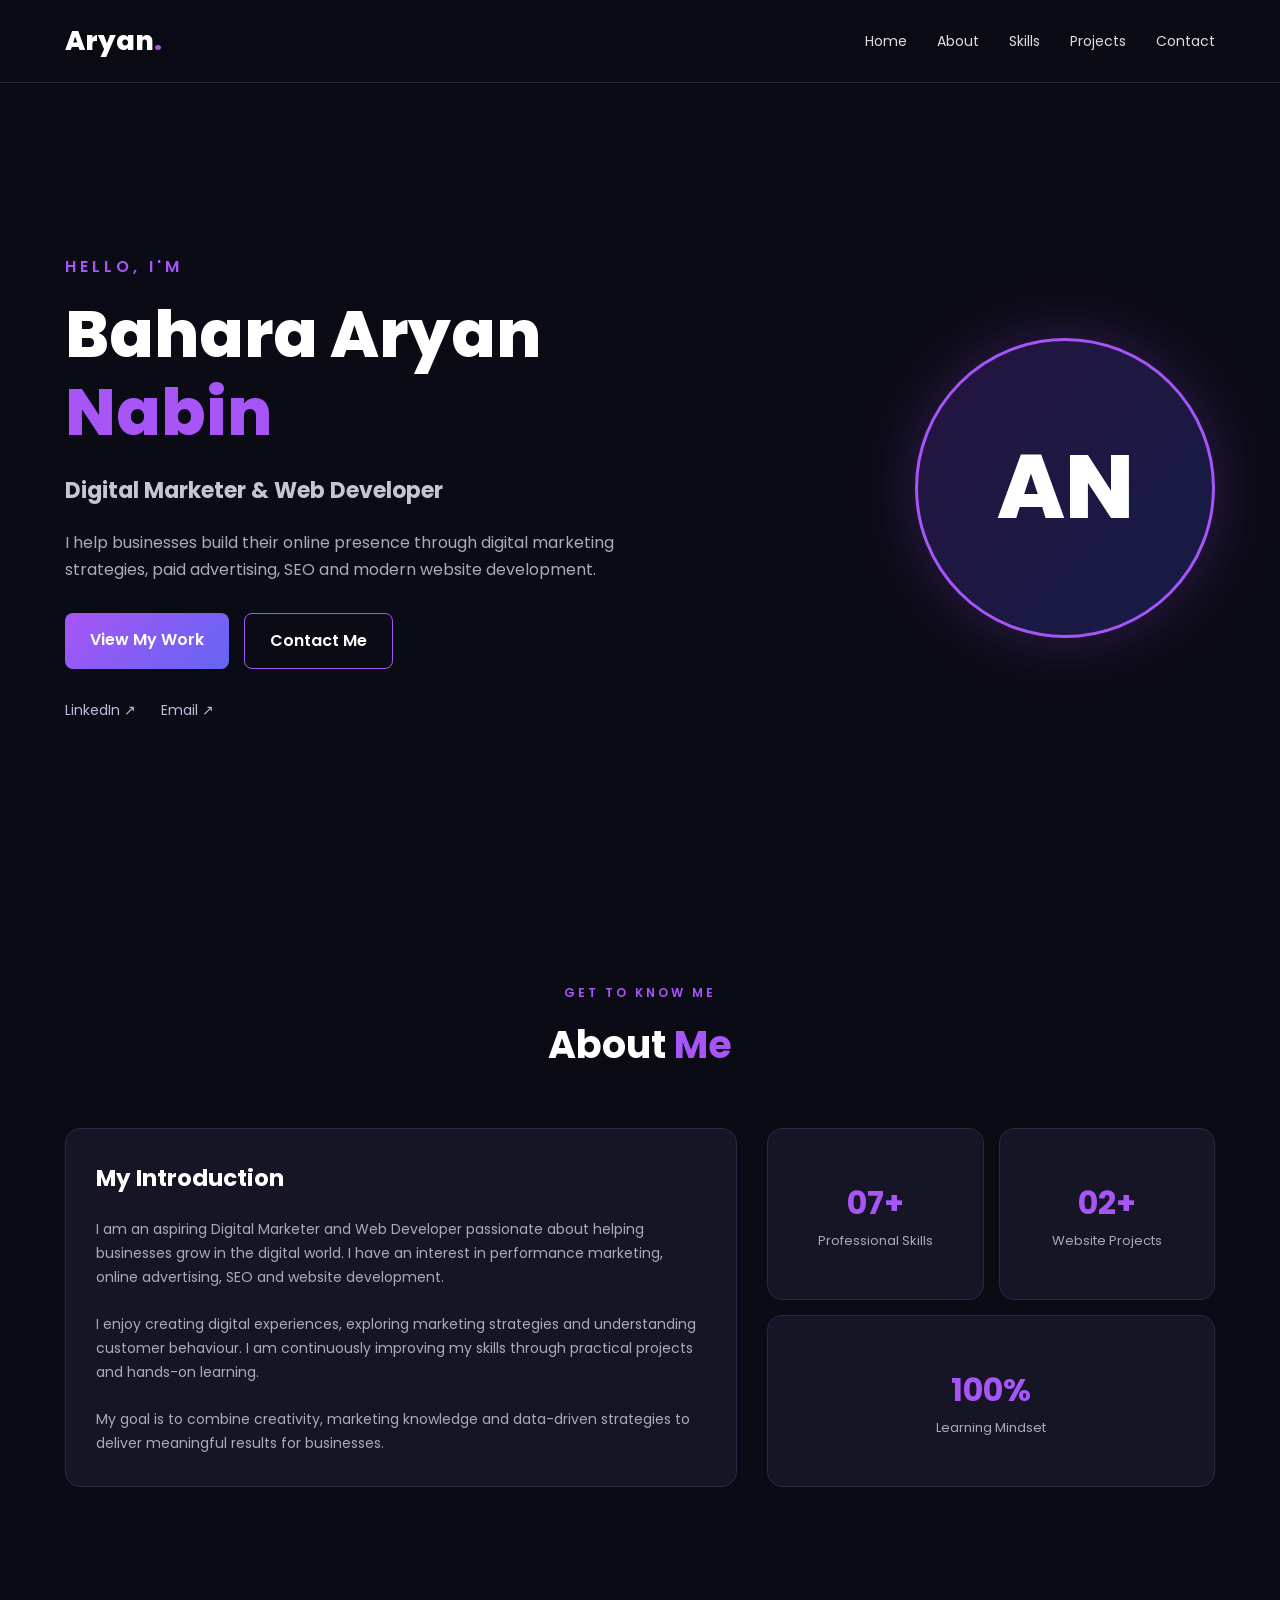
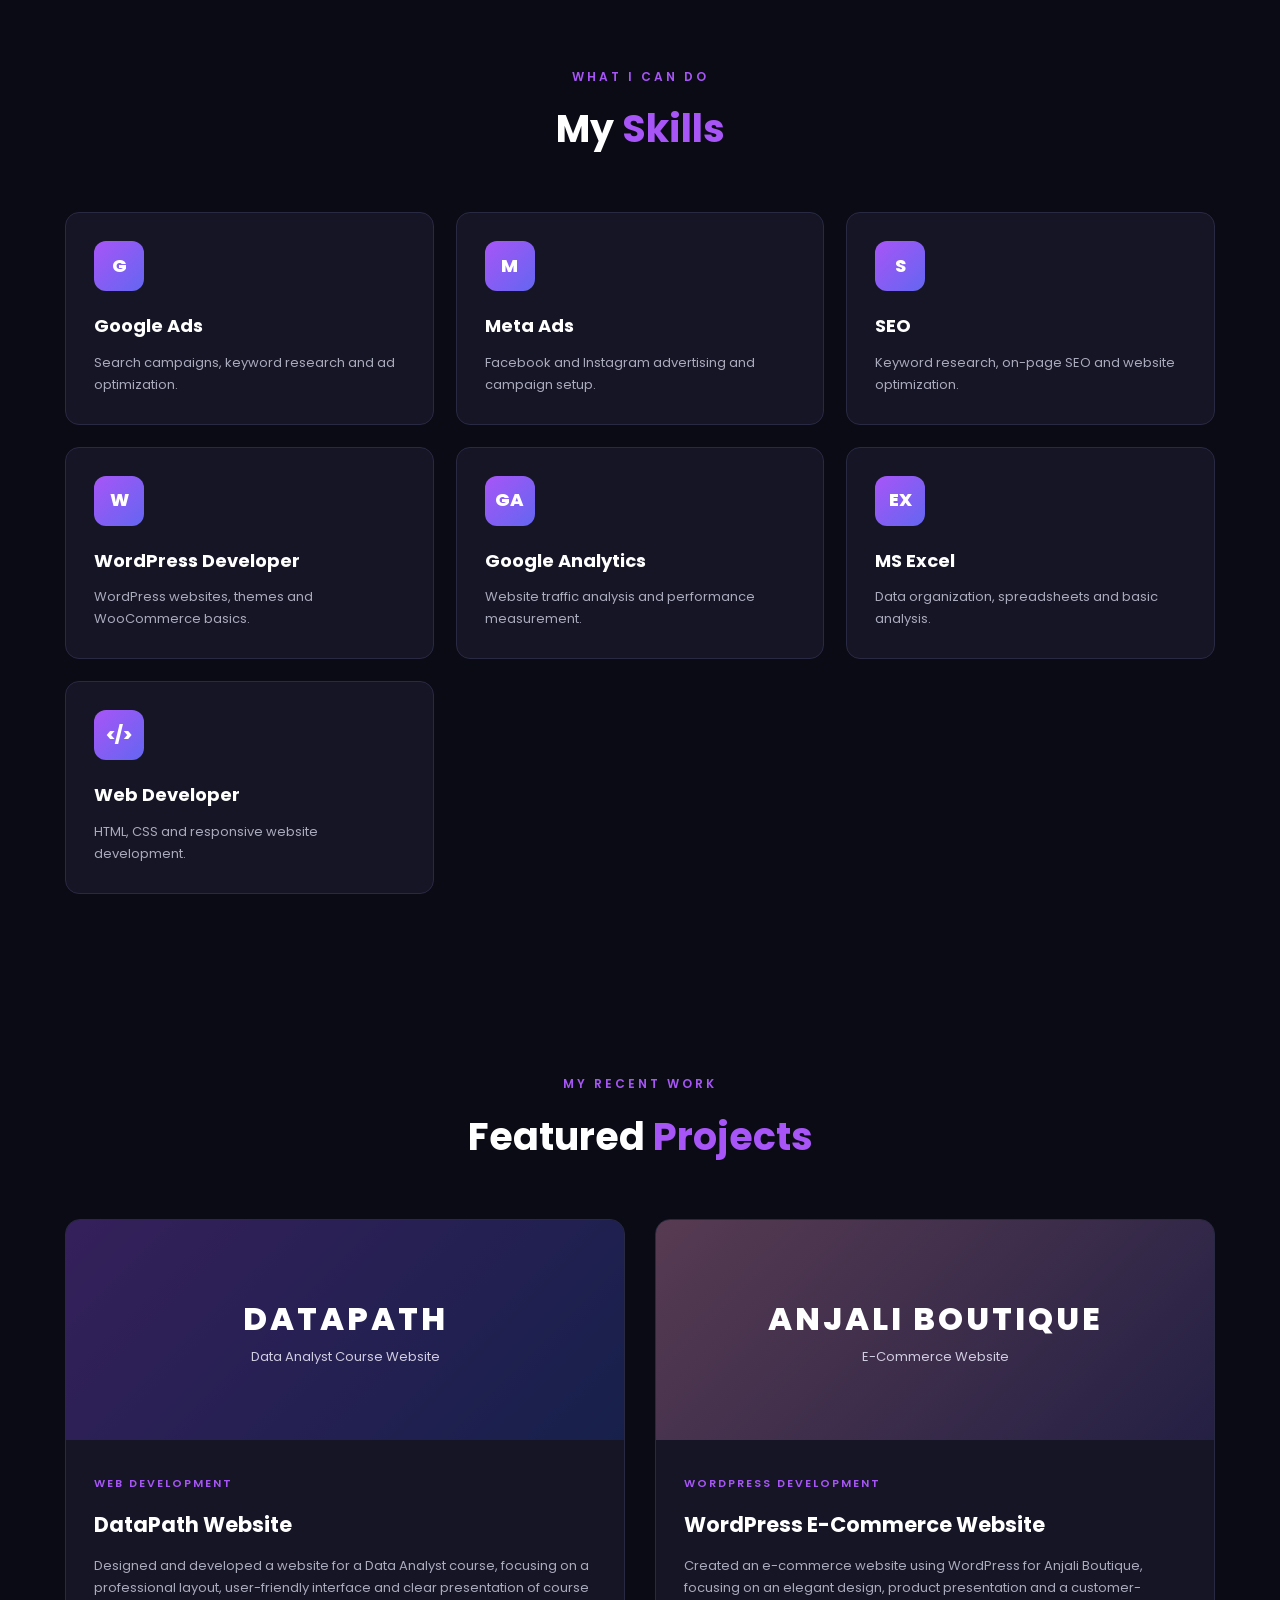
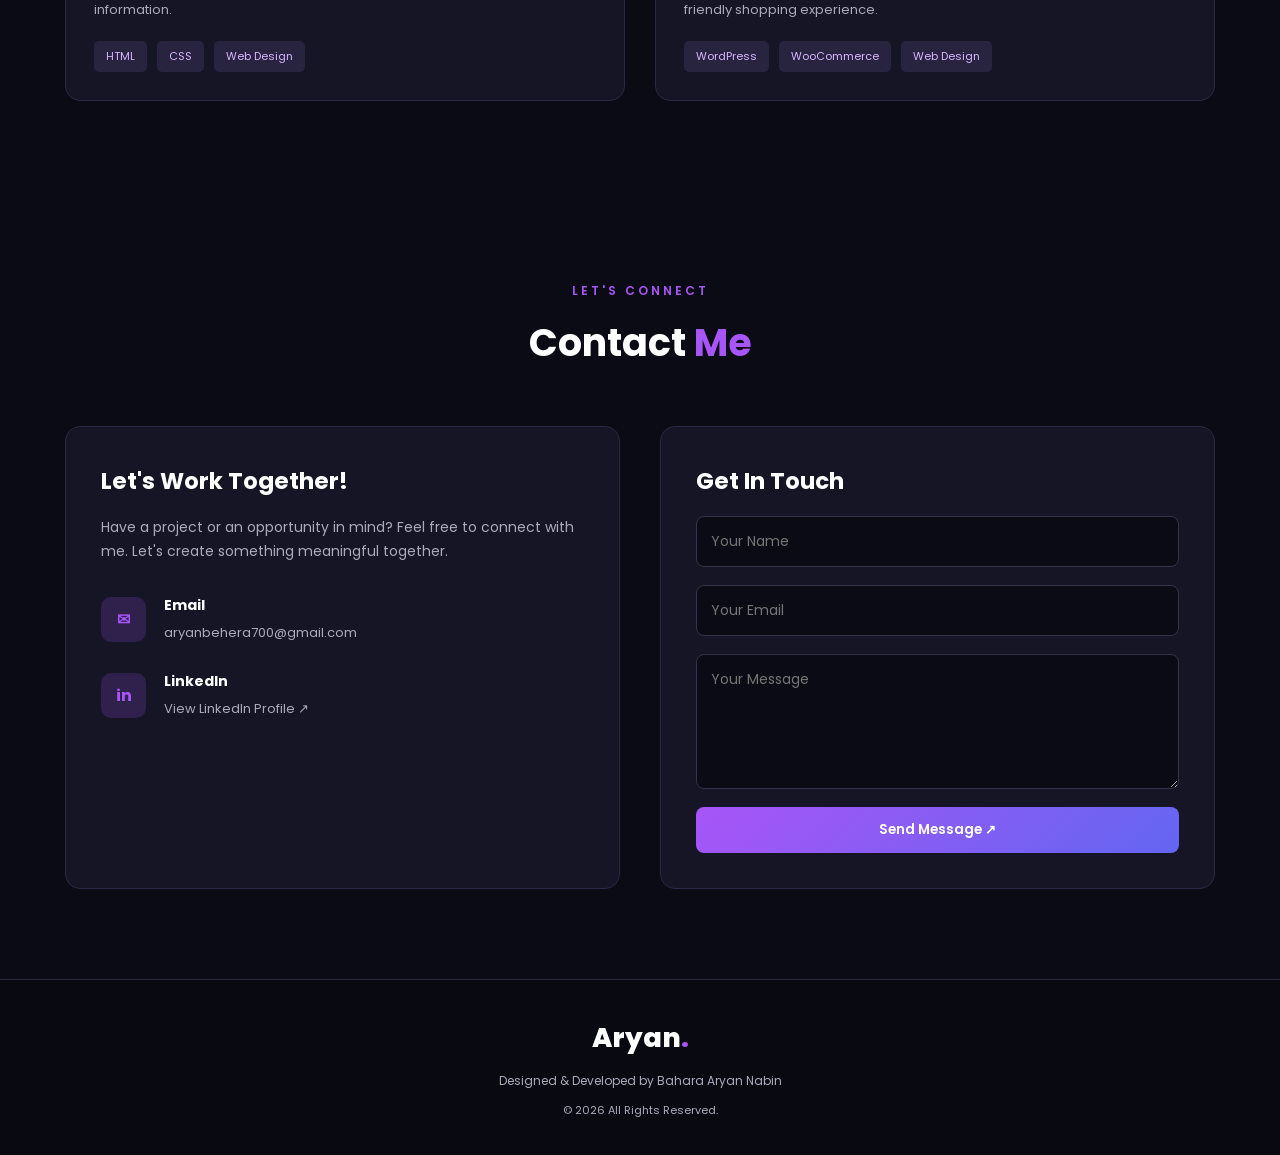
<file: my portfolio/index.html>
<!DOCTYPE html>
<html lang="en">
<head>
    <meta charset="UTF-8">
    <meta name="viewport" content="width=device-width, initial-scale=1.0">
    <meta name="description" content="Portfolio of Bahara Aryan Nabin - Digital Marketing and Web Development">
    <title>Bahara Aryan Nabin | Portfolio</title>
    <link rel="stylesheet" href="style.css">

    <link rel="preconnect" href="https://fonts.googleapis.com">
    <link href="https://fonts.googleapis.com/css2?family=Poppins:wght@300;400;500;600;700;800&display=swap" rel="stylesheet">
</head>

<body>

    <!-- NAVBAR -->
    <header>
        <nav class="navbar">
            <a href="#home" class="logo">Aryan<span>.</span></a>

            <ul class="nav-links">
                <li><a href="#home">Home</a></li>
                <li><a href="#about">About</a></li>
                <li><a href="#skills">Skills</a></li>
                <li><a href="#projects">Projects</a></li>
                <li><a href="#contact">Contact</a></li>
            </ul>
        </nav>
    </header>

    <!-- HERO SECTION -->
    <section class="hero" id="home">

        <div class="hero-content">
            <p class="intro">HELLO, I'M</p>

            <h1>Bahara Aryan <span>Nabin</span></h1>

            <h2>Digital Marketer & Web Developer</h2>

            <p class="hero-description">
                I help businesses build their online presence through
                digital marketing strategies, paid advertising,
                SEO and modern website development.
            </p>

            <div class="hero-buttons">
                <a href="#projects" class="btn primary-btn">View My Work</a>
                <a href="#contact" class="btn secondary-btn">Contact Me</a>
            </div>

            <div class="social-links">
                <a href="https://www.linkedin.com/in/aryan-behera-b038a73b5"
                   target="_blank">LinkedIn ↗</a>
                <a href="mailto:aryanbehera700@gmail.com">Email ↗</a>
            </div>
        </div>

        <div class="hero-image">
            <div class="image-circle">
                <span>AN</span>
            </div>
        </div>

    </section>

    <!-- ABOUT SECTION -->
    <section class="about section" id="about">

        <div class="section-heading">
            <p>GET TO KNOW ME</p>
            <h2>About <span>Me</span></h2>
        </div>

        <div class="about-content">

            <div class="about-card">
                <h3>My Introduction</h3>

                <p>
                    I am an aspiring Digital Marketer and Web Developer
                    passionate about helping businesses grow in the
                    digital world. I have an interest in performance
                    marketing, online advertising, SEO and website
                    development.

                    <br><br>

                    I enjoy creating digital experiences, exploring
                    marketing strategies and understanding customer
                    behaviour. I am continuously improving my skills
                    through practical projects and hands-on learning.

                    <br><br>

                    My goal is to combine creativity, marketing
                    knowledge and data-driven strategies to deliver
                    meaningful results for businesses.
                </p>
            </div>

            <div class="about-stats">
                <div class="stat-box">
                    <h3>07+</h3>
                    <p>Professional Skills</p>
                </div>

                <div class="stat-box">
                    <h3>02+</h3>
                    <p>Website Projects</p>
                </div>

                <div class="stat-box">
                    <h3>100%</h3>
                    <p>Learning Mindset</p>
                </div>
            </div>

        </div>
    </section>

    <!-- SKILLS SECTION -->
    <section class="skills section" id="skills">

        <div class="section-heading">
            <p>WHAT I CAN DO</p>
            <h2>My <span>Skills</span></h2>
        </div>

        <div class="skills-grid">

            <div class="skill-card">
                <div class="skill-icon">G</div>
                <h3>Google Ads</h3>
                <p>Search campaigns, keyword research and ad optimization.</p>
            </div>

            <div class="skill-card">
                <div class="skill-icon">M</div>
                <h3>Meta Ads</h3>
                <p>Facebook and Instagram advertising and campaign setup.</p>
            </div>

            <div class="skill-card">
                <div class="skill-icon">S</div>
                <h3>SEO</h3>
                <p>Keyword research, on-page SEO and website optimization.</p>
            </div>

            <div class="skill-card">
                <div class="skill-icon">W</div>
                <h3>WordPress Developer</h3>
                <p>WordPress websites, themes and WooCommerce basics.</p>
            </div>

            <div class="skill-card">
                <div class="skill-icon">GA</div>
                <h3>Google Analytics</h3>
                <p>Website traffic analysis and performance measurement.</p>
            </div>

            <div class="skill-card">
                <div class="skill-icon">EX</div>
                <h3>MS Excel</h3>
                <p>Data organization, spreadsheets and basic analysis.</p>
            </div>

            <div class="skill-card">
                <div class="skill-icon">&lt;/&gt;</div>
                <h3>Web Developer</h3>
                <p>HTML, CSS and responsive website development.</p>
            </div>

        </div>
    </section>

    <!-- PROJECTS SECTION -->
    <section class="projects section" id="projects">

        <div class="section-heading">
            <p>MY RECENT WORK</p>
            <h2>Featured <span>Projects</span></h2>
        </div>

        <div class="projects-grid">

            <!-- PROJECT 1 -->
            <div class="project-card">

                <div class="project-image datapath-image">
                    <div class="project-placeholder">
                        <span>DATAPATH</span>
                        <p>Data Analyst Course Website</p>
                    </div>
                </div>

                <div class="project-info">
                    <span class="project-category">WEB DEVELOPMENT</span>

                    <h3>DataPath Website</h3>

                    <p>
                        Designed and developed a website for a Data
                        Analyst course, focusing on a professional
                        layout, user-friendly interface and clear
                        presentation of course information.
                    </p>

                    <div class="tech-tags">
                        <span>HTML</span>
                        <span>CSS</span>
                        <span>Web Design</span>
                    </div>

                    <!-- Add your actual project URL here -->
                    <!-- <a href="YOUR-DATAPATH-LINK" class="project-link">View Project ↗</a> -->
                </div>

            </div>

            <!-- PROJECT 2 -->
            <div class="project-card">

                <div class="project-image ecommerce-image">
                    <div class="project-placeholder">
                        <span>ANJALI BOUTIQUE</span>
                        <p>E-Commerce Website</p>
                    </div>
                </div>

                <div class="project-info">
                    <span class="project-category">WORDPRESS DEVELOPMENT</span>

                    <h3>WordPress E-Commerce Website</h3>

                    <p>
                        Created an e-commerce website using WordPress
                        for Anjali Boutique, focusing on an elegant
                        design, product presentation and a
                        customer-friendly shopping experience.
                    </p>

                    <div class="tech-tags">
                        <span>WordPress</span>
                        <span>WooCommerce</span>
                        <span>Web Design</span>
                    </div>

                    <!-- Add your actual website URL here -->
                    <!-- <a href="YOUR-WEBSITE-LINK" class="project-link">View Project ↗</a> -->
                </div>

            </div>

        </div>
    </section>

    <!-- CONTACT SECTION -->
    <section class="contact section" id="contact">

        <div class="section-heading">
            <p>LET'S CONNECT</p>
            <h2>Contact <span>Me</span></h2>
        </div>

        <div class="contact-container">

            <div class="contact-info">
                <h3>Let's Work Together!</h3>

                <p>
                    Have a project or an opportunity in mind?
                    Feel free to connect with me. Let's create
                    something meaningful together.
                </p>

                <div class="contact-item">
                    <span>✉</span>
                    <div>
                        <h4>Email</h4>
                        <a href="mailto:aryanbehera700@gmail.com">
                            aryanbehera700@gmail.com
                        </a>
                    </div>
                </div>

                <div class="contact-item">
                    <span>in</span>
                    <div>
                        <h4>LinkedIn</h4>
                        <a href="https://www.linkedin.com/in/aryan-behera-b038a73b5"
                           target="_blank">
                            View LinkedIn Profile ↗
                        </a>
                    </div>
                </div>

            </div>

            <div class="contact-form">

                <h3>Get In Touch</h3>

                <form action="mailto:aryanbehera700@gmail.com"
                      method="post" enctype="text/plain">

                    <input type="text" name="Name"
                           placeholder="Your Name" required>

                    <input type="email" name="Email"
                           placeholder="Your Email" required>

                    <textarea name="Message"
                              placeholder="Your Message"
                              rows="5" required></textarea>

                    <button type="submit" class="btn primary-btn">
                        Send Message ↗
                    </button>

                </form>

            </div>

        </div>
    </section>

    <!-- FOOTER -->
    <footer>
        <a href="#home" class="logo">Aryan<span>.</span></a>

        <p>Designed & Developed by Bahara Aryan Nabin</p>

        <p class="copyright">
            © 2026 All Rights Reserved.
        </p>
    </footer>

</body>
</html>
</file>
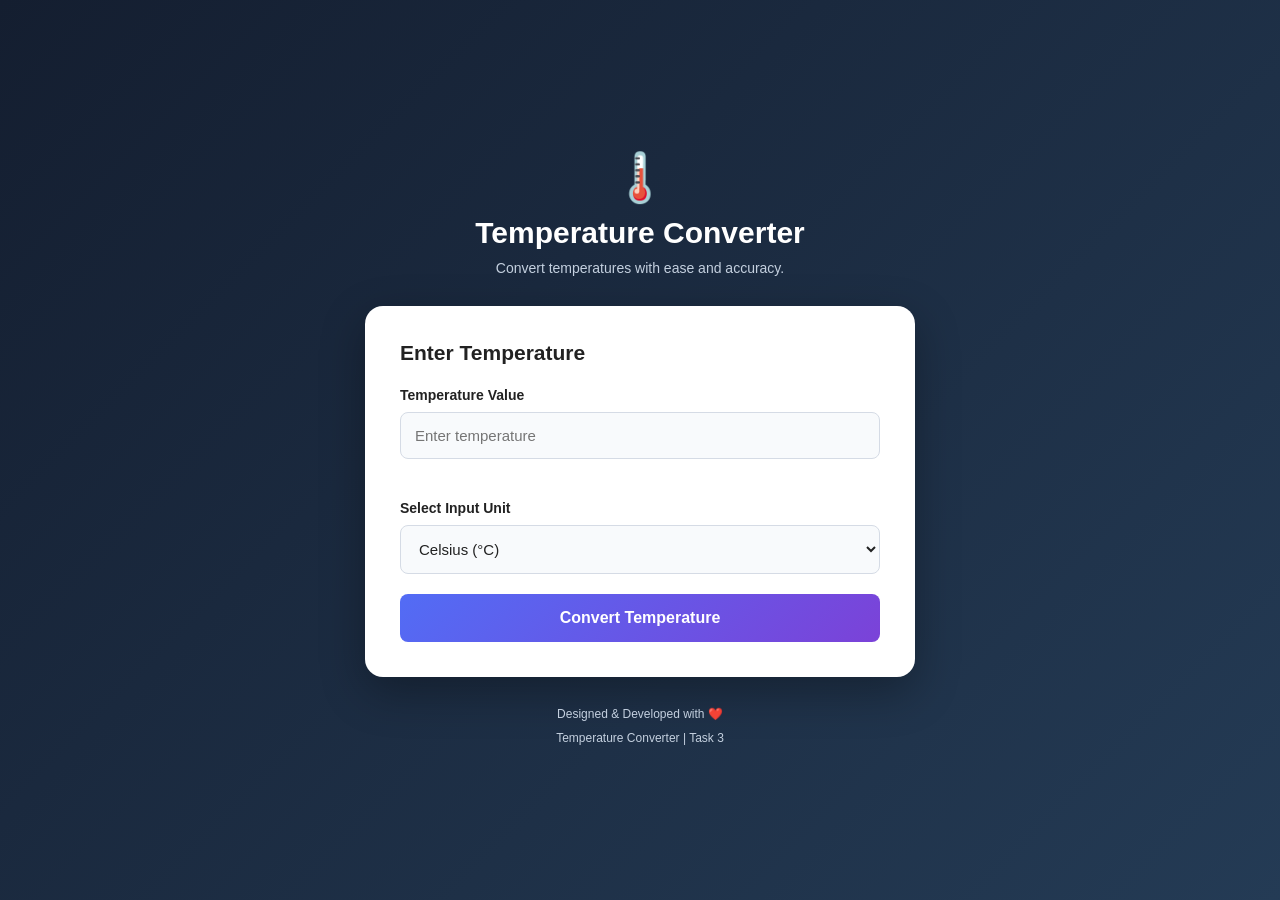
<file: tempreture/index.html>
<!DOCTYPE html>
<html lang="en">
<head>
    <meta charset="UTF-8">
    <meta name="viewport" content="width=device-width, initial-scale=1.0">
    <title>Temperature Converter</title>
    <link rel="stylesheet" href="style.css">
</head>
<body>

    <main class="container">

        <div class="heading">
            <span class="icon">🌡️</span>
            <h1>Temperature Converter</h1>
            <p>Convert temperatures with ease and accuracy.</p>
        </div>

        <div class="converter-card">

            <h2>Enter Temperature</h2>

            <label for="temperature">Temperature Value</label>

            <input
                type="text"
                id="temperature"
                placeholder="Enter temperature"
                inputmode="decimal"
                autocomplete="off"
            >

            <p id="error" class="error"></p>

            <label for="unit">Select Input Unit</label>

            <select id="unit">
                <option value="C">Celsius (°C)</option>
                <option value="F">Fahrenheit (°F)</option>
                <option value="K">Kelvin (K)</option>
            </select>

            <button id="convertBtn">Convert Temperature</button>

            <div class="results" id="results">

                <h2>Conversion Results</h2>

                <div class="result-box">
                    <span>Celsius</span>
                    <h3 id="celsius">-- °C</h3>
                </div>

                <div class="result-box">
                    <span>Fahrenheit</span>
                    <h3 id="fahrenheit">-- °F</h3>
                </div>

                <div class="result-box">
                    <span>Kelvin</span>
                    <h3 id="kelvin">-- K</h3>
                </div>

            </div>

        </div>

        <footer>
            <p>Designed & Developed with ❤️</p>
            <p>Temperature Converter | Task 3</p>
        </footer>

    </main>

    <script src="script.js"></script>
</body>
</html>
</file>
<file: my portfolio/style.css>
/* GOOGLE FONT */
* {
    margin: 0;
    padding: 0;
    box-sizing: border-box;
}

html {
    scroll-behavior: smooth;
    scroll-padding-top: 90px;
}

body {
    font-family: 'Poppins', sans-serif;
    background: #0b0b16;
    color: #ffffff;
    line-height: 1.7;
}

/* COLORS */
:root {
    --background: #0b0b16;
    --card: #151526;
    --purple: #a855f7;
    --blue: #6366f1;
    --text: #ffffff;
    --muted: #aaaabd;
}

/* NAVBAR */
header {
    width: 100%;
    background: rgba(11, 11, 22, 0.95);
    position: sticky;
    top: 0;
    z-index: 1000;
    border-bottom: 1px solid #25253b;
}

.navbar {
    max-width: 1200px;
    margin: auto;
    padding: 18px 25px;
    display: flex;
    justify-content: space-between;
    align-items: center;
    gap: 20px;
}

.logo {
    font-size: 27px;
    font-weight: 800;
    color: white;
    text-decoration: none;
}

.logo span {
    color: var(--purple);
}

.nav-links {
    display: flex;
    list-style: none;
    gap: 30px;
}

.nav-links a {
    color: #ddd;
    text-decoration: none;
    font-size: 14px;
    transition: 0.3s;
}

.nav-links a:hover {
    color: var(--purple);
}

/* HERO */
.hero {
    min-height: 90vh;
    max-width: 1200px;
    margin: auto;
    padding: 80px 25px;
    display: flex;
    justify-content: space-between;
    align-items: center;
    gap: 50px;
}

.hero-content {
    max-width: 650px;
}

.intro {
    color: var(--purple);
    font-weight: 600;
    letter-spacing: 4px;
    margin-bottom: 15px;
}

.hero h1 {
    font-size: clamp(38px, 6vw, 65px);
    line-height: 1.2;
    font-weight: 800;
}

.hero h1 span,
.section-heading h2 span {
    color: var(--purple);
}

.hero h2 {
    font-size: 22px;
    margin-top: 20px;
    color: #c5c5d5;
}

.hero-description {
    color: var(--muted);
    margin: 20px 0 30px;
    max-width: 570px;
}

.hero-buttons {
    display: flex;
    gap: 15px;
    flex-wrap: wrap;
}

.btn {
    display: inline-block;
    padding: 13px 25px;
    border-radius: 8px;
    text-decoration: none;
    font-family: inherit;
    font-weight: 600;
    border: none;
    cursor: pointer;
    transition: 0.3s;
}

.primary-btn {
    background: linear-gradient(135deg, var(--purple), var(--blue));
    color: white;
}

.secondary-btn {
    border: 1px solid var(--purple);
    color: white;
}

.btn:hover {
    transform: translateY(-4px);
    box-shadow: 0 8px 25px rgba(168, 85, 247, 0.25);
}

.social-links {
    display: flex;
    gap: 25px;
    margin-top: 30px;
}

.social-links a {
    color: #bcbcdc;
    text-decoration: none;
    font-size: 14px;
}

.social-links a:hover {
    color: var(--purple);
}

/* HERO IMAGE */
.hero-image {
    display: flex;
    justify-content: center;
    align-items: center;
}

.image-circle {
    width: 300px;
    height: 300px;
    border-radius: 50%;
    border: 3px solid var(--purple);
    background: linear-gradient(135deg, #25153f, #151c46);
    box-shadow: 0 0 60px rgba(168, 85, 247, 0.25);
    display: flex;
    justify-content: center;
    align-items: center;
}

.image-circle span {
    font-size: 90px;
    font-weight: 800;
    color: white;
}

/* COMMON SECTION */
.section {
    padding: 90px 25px;
    max-width: 1200px;
    margin: auto;
}

.section-heading {
    text-align: center;
    margin-bottom: 50px;
}

.section-heading p {
    color: var(--purple);
    letter-spacing: 3px;
    font-size: 12px;
    font-weight: 600;
}

.section-heading h2 {
    font-size: 38px;
    margin-top: 10px;
}

/* ABOUT */
.about-content {
    display: grid;
    grid-template-columns: 1.5fr 1fr;
    gap: 30px;
}

.about-card,
.stat-box {
    background: var(--card);
    border: 1px solid #292943;
    border-radius: 15px;
    padding: 30px;
}

.about-card h3 {
    font-size: 23px;
    margin-bottom: 20px;
}

.about-card p {
    color: var(--muted);
    font-size: 14px;
}

.about-stats {
    display: grid;
    grid-template-columns: 1fr 1fr;
    gap: 15px;
}

.stat-box {
    text-align: center;
    display: flex;
    flex-direction: column;
    justify-content: center;
}

.stat-box:last-child {
    grid-column: span 2;
}

.stat-box h3 {
    font-size: 32px;
    color: var(--purple);
}

.stat-box p {
    font-size: 13px;
    color: var(--muted);
}

/* SKILLS */
.skills-grid {
    display: grid;
    grid-template-columns: repeat(3, 1fr);
    gap: 22px;
}

.skill-card {
    background: var(--card);
    border: 1px solid #292943;
    border-radius: 14px;
    padding: 28px;
    transition: 0.3s;
}

.skill-card:hover {
    transform: translateY(-8px);
    border-color: var(--purple);
    box-shadow: 0 10px 30px rgba(168, 85, 247, 0.1);
}

.skill-icon {
    width: 50px;
    height: 50px;
    background: linear-gradient(135deg, var(--purple), var(--blue));
    border-radius: 12px;
    display: flex;
    justify-content: center;
    align-items: center;
    font-weight: 800;
    font-size: 18px;
    margin-bottom: 20px;
}

.skill-card h3 {
    font-size: 18px;
    margin-bottom: 10px;
}

.skill-card p {
    color: var(--muted);
    font-size: 13px;
}

/* PROJECTS */
.projects-grid {
    display: grid;
    grid-template-columns: repeat(2, 1fr);
    gap: 30px;
}

.project-card {
    background: var(--card);
    border: 1px solid #292943;
    border-radius: 15px;
    overflow: hidden;
    transition: 0.3s;
}

.project-card:hover {
    transform: translateY(-7px);
    border-color: var(--purple);
}

.project-image {
    height: 220px;
    display: flex;
    justify-content: center;
    align-items: center;
    background: linear-gradient(135deg, #35205b, #17204b);
}

.ecommerce-image {
    background: linear-gradient(135deg, #573b52, #242044);
}

.project-placeholder {
    text-align: center;
}

.project-placeholder span {
    font-size: 32px;
    font-weight: 800;
    letter-spacing: 3px;
}

.project-placeholder p {
    color: #d0cce1;
    font-size: 13px;
}

.project-info {
    padding: 28px;
}

.project-category {
    font-size: 11px;
    color: var(--purple);
    letter-spacing: 2px;
    font-weight: 600;
}

.project-info h3 {
    font-size: 21px;
    margin: 12px 0;
}

.project-info p {
    font-size: 13px;
    color: var(--muted);
}

.tech-tags {
    display: flex;
    gap: 10px;
    flex-wrap: wrap;
    margin-top: 20px;
}

.tech-tags span {
    background: #28243f;
    color: #d7b5ff;
    padding: 6px 12px;
    border-radius: 5px;
    font-size: 11px;
}

.project-link {
    display: inline-block;
    margin-top: 20px;
    color: var(--purple);
    text-decoration: none;
}

/* CONTACT */
.contact-container {
    display: grid;
    grid-template-columns: 1fr 1fr;
    gap: 40px;
}

.contact-info,
.contact-form {
    background: var(--card);
    border: 1px solid #292943;
    padding: 35px;
    border-radius: 15px;
}

.contact-info h3,
.contact-form h3 {
    font-size: 23px;
    margin-bottom: 15px;
}

.contact-info > p {
    color: var(--muted);
    font-size: 14px;
    margin-bottom: 30px;
}

.contact-item {
    display: flex;
    align-items: center;
    gap: 18px;
    margin: 25px 0;
}

.contact-item > span {
    width: 45px;
    height: 45px;
    background: #30214c;
    color: var(--purple);
    border-radius: 10px;
    display: flex;
    align-items: center;
    justify-content: center;
    font-weight: 700;
}

.contact-item h4 {
    font-size: 14px;
}

.contact-item a {
    color: var(--muted);
    text-decoration: none;
    font-size: 13px;
    overflow-wrap: anywhere;
}

.contact-item a:hover {
    color: var(--purple);
}

.contact-form form {
    display: flex;
    flex-direction: column;
    gap: 18px;
}

.contact-form input,
.contact-form textarea {
    width: 100%;
    padding: 14px;
    background: #0b0b16;
    border: 1px solid #33334b;
    border-radius: 8px;
    outline: none;
    color: white;
    font-family: inherit;
    font-size: 14px;
}

.contact-form input:focus,
.contact-form textarea:focus {
    border-color: var(--purple);
}

.contact-form textarea {
    resize: vertical;
}

/* FOOTER */
footer {
    text-align: center;
    padding: 35px 20px;
    border-top: 1px solid #292943;
    background: #090912;
}

footer p {
    color: var(--muted);
    font-size: 12px;
    margin-top: 10px;
}

.copyright {
    font-size: 11px;
}

/* TABLET */
@media (max-width: 900px) {

    .hero {
        gap: 25px;
    }

    .image-circle {
        width: 230px;
        height: 230px;
    }

    .image-circle span {
        font-size: 65px;
    }

    .skills-grid {
        grid-template-columns: repeat(2, 1fr);
    }

}

/* MOBILE */
@media (max-width: 600px) {

    .navbar {
        flex-direction: column;
        gap: 12px;
        padding: 15px;
    }

    .nav-links {
        gap: 12px 18px;
        justify-content: center;
        flex-wrap: wrap;
    }

    .nav-links a {
        font-size: 12px;
    }

    .hero {
        min-height: auto;
        flex-direction: column-reverse;
        text-align: center;
        padding: 65px 20px;
    }

    .hero-content {
        width: 100%;
    }

    .hero h1 {
        font-size: 38px;
    }

    .hero h2 {
        font-size: 18px;
    }

    .hero-buttons,
    .social-links {
        justify-content: center;
    }

    .image-circle {
        width: 180px;
        height: 180px;
    }

    .image-circle span {
        font-size: 55px;
    }

    .section {
        padding: 65px 18px;
    }

    .section-heading h2 {
        font-size: 30px;
    }

    .about-content,
    .contact-container,
    .projects-grid {
        grid-template-columns: 1fr;
    }

    .skills-grid {
        grid-template-columns: 1fr;
    }

    .about-stats {
        grid-template-columns: 1fr 1fr;
    }

    .about-card,
    .contact-info,
    .contact-form {
        padding: 23px;
    }

    .project-image {
        height: 180px;
    }

    .project-placeholder span {
        font-size: 25px;
    }

}

/* SMALL MOBILE */
@media (max-width: 360px) {

    .hero h1 {
        font-size: 32px;
    }

    .nav-links {
        gap: 10px;
    }

    .nav-links a {
        font-size: 11px;
    }

    .about-stats {
        grid-template-columns: 1fr;
    }

    .stat-box:last-child {
        grid-column: auto;
    }

}
</file>
<file: tempreture/style.css>
* {
    margin: 0;
    padding: 0;
    box-sizing: border-box;
}

body {
    font-family: 'Segoe UI', Arial, sans-serif;
    background: linear-gradient(135deg, #141e30, #243b55);
    min-height: 100vh;
    display: flex;
    justify-content: center;
    align-items: center;
    padding: 25px;
    color: #ffffff;
}

.container {
    width: 100%;
    max-width: 550px;
}

.heading {
    text-align: center;
    margin-bottom: 30px;
}

.icon {
    font-size: 48px;
}

.heading h1 {
    font-size: 30px;
    margin: 10px 0;
}

.heading p {
    color: #c4d0df;
    font-size: 14px;
}

.converter-card {
    background: #ffffff;
    color: #222;
    padding: 35px;
    border-radius: 18px;
    box-shadow: 0 15px 45px rgba(0, 0, 0, 0.3);
}

.converter-card h2 {
    font-size: 21px;
    margin-bottom: 22px;
}

label {
    display: block;
    font-weight: 600;
    font-size: 14px;
    margin-bottom: 9px;
}

input,
select {
    width: 100%;
    padding: 14px;
    border: 1px solid #d5dbe5;
    border-radius: 8px;
    font-size: 15px;
    margin-bottom: 20px;
    outline: none;
    background: #f8fafc;
    color: #222;
}

input:focus,
select:focus {
    border-color: #526cf5;
    box-shadow: 0 0 0 3px rgba(82, 108, 245, 0.12);
}

button {
    width: 100%;
    padding: 15px;
    border: none;
    border-radius: 8px;
    background: linear-gradient(135deg, #526cf5, #7b42d8);
    color: white;
    font-size: 16px;
    font-weight: 600;
    cursor: pointer;
    transition: 0.3s;
}

button:hover {
    transform: translateY(-3px);
    box-shadow: 0 7px 20px rgba(82, 108, 245, 0.3);
}

.error {
    color: #e53935;
    font-size: 13px;
    margin-top: -12px;
    margin-bottom: 15px;
    min-height: 18px;
}

.results {
    margin-top: 30px;
    display: none;
}

.results h2 {
    text-align: center;
    margin-bottom: 18px;
}

.result-box {
    background: #f1f4ff;
    border-left: 4px solid #526cf5;
    padding: 16px;
    margin-bottom: 12px;
    border-radius: 8px;
    display: flex;
    justify-content: space-between;
    align-items: center;
    gap: 10px;
}

.result-box span {
    font-size: 14px;
    color: #555;
    font-weight: 600;
}

.result-box h3 {
    color: #526cf5;
    font-size: 19px;
    overflow-wrap: anywhere;
}

footer {
    text-align: center;
    margin-top: 25px;
    color: #c4d0df;
    font-size: 12px;
    line-height: 2;
}

/* MOBILE RESPONSIVE */

@media (max-width: 600px) {

    body {
        padding: 18px;
    }

    .heading h1 {
        font-size: 25px;
    }

    .converter-card {
        padding: 23px;
    }

    .result-box {
        align-items: flex-start;
        flex-direction: column;
    }

    .result-box h3 {
        font-size: 18px;
    }
}

@media (max-width: 350px) {

    .heading h1 {
        font-size: 21px;
    }

    .converter-card {
        padding: 17px;
    }
}
</file>
